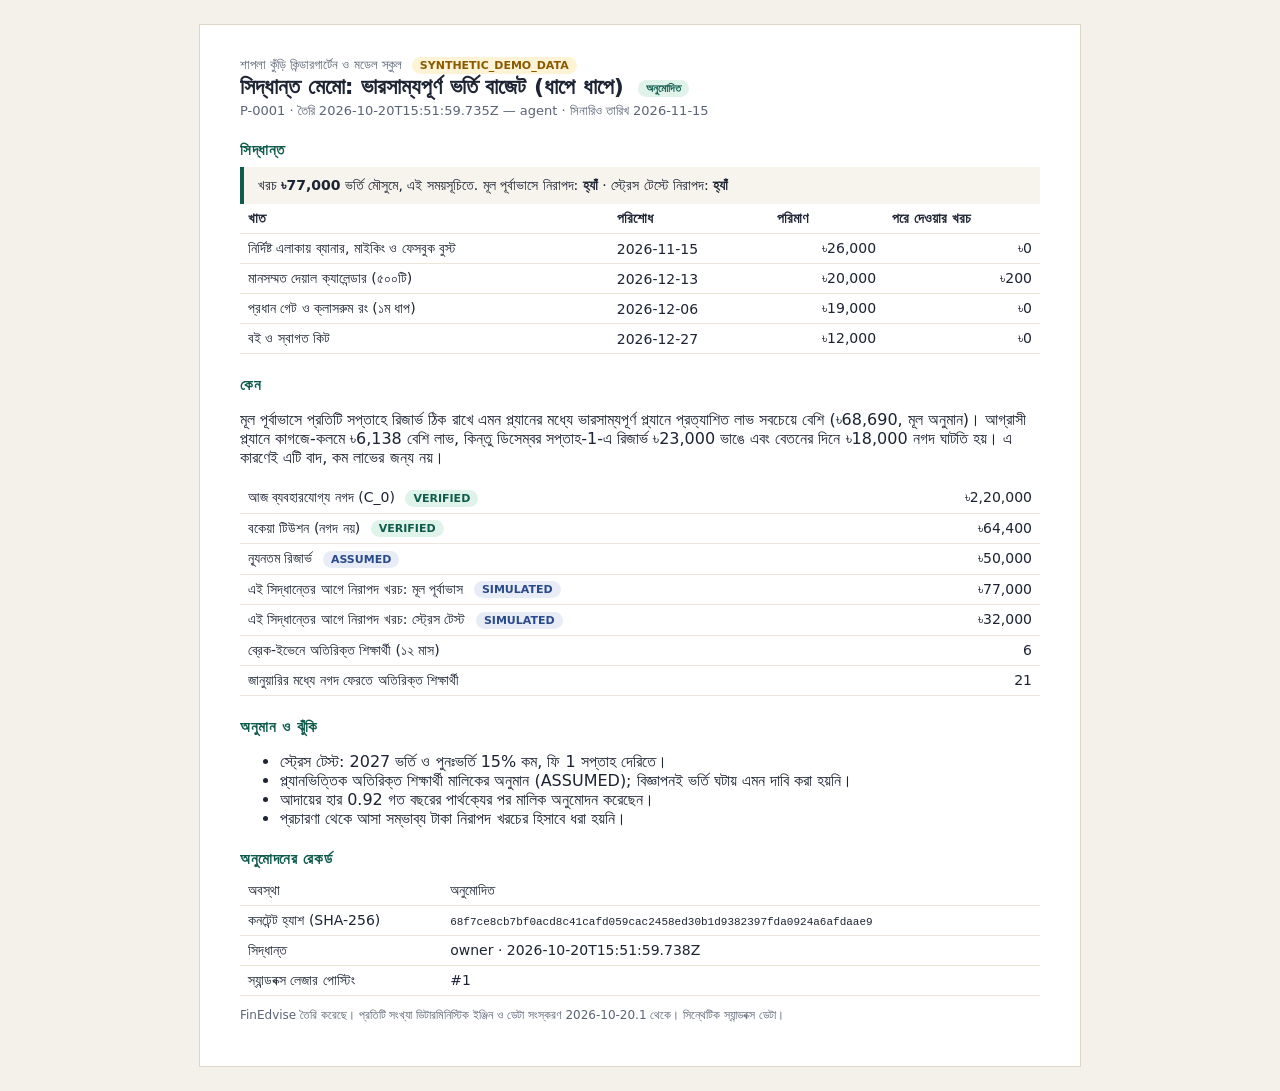
<file: FinEdvise_v3.0.0/evidence/decision_memo_P-0001_bn.html>
<!doctype html><html lang="bn"><head><meta charset="utf-8"><meta name="viewport" content="width=device-width,initial-scale=1">
<title>সিদ্ধান্ত মেমো P-0001</title><style>
body{font-family:system-ui,-apple-system,'Segoe UI','Noto Sans Bengali','Nirmala UI',sans-serif;color:#1d2433;margin:0;background:#f4f1ea}
.page{max-width:800px;margin:24px auto;background:#fff;padding:32px 40px;border:1px solid #ddd6c8}
h1{font-size:22px;margin:0 0 4px}h2{font-size:15px;margin:22px 0 8px;color:#0f5c4d;text-transform:uppercase;letter-spacing:.04em}
.meta{color:#5b6475;font-size:13px}.tag{display:inline-block;font-size:11px;font-weight:700;padding:2px 8px;border-radius:99px;margin-left:6px;vertical-align:middle}
.syn{background:#fff3d6;color:#8a5a00}.ok{background:#dff3ea;color:#0f5c4d}.bad{background:#fde6e4;color:#a1281c}.pend{background:#e7ecf7;color:#2b4a8b}
table{border-collapse:collapse;width:100%;font-size:14px}td,th{border-bottom:1px solid #ece6da;padding:6px 8px;text-align:left}td.n{text-align:right;font-variant-numeric:tabular-nums}
.box{background:#f7f4ee;border-left:4px solid #0f5c4d;padding:10px 14px;font-size:14px}.small{font-size:12px;color:#5b6475}
code{font-size:11px;word-break:break-all}@media print{body{background:#fff}.page{border:0;margin:0}}
</style></head><body><div class="page">
<div class="meta">শাপলা কুঁড়ি কিন্ডারগার্টেন ও মডেল স্কুল <span class="tag syn">SYNTHETIC_DEMO_DATA</span></div>
<h1>সিদ্ধান্ত মেমো: ভারসাম্যপূর্ণ ভর্তি বাজেট (ধাপে ধাপে) <span class="tag ok">অনুমোদিত</span></h1>
<div class="meta">P-0001 · তৈরি 2026-10-20T15:51:59.735Z — agent · সিনারিও তারিখ 2026-11-15</div>

<h2>সিদ্ধান্ত</h2>
<div class="box">খরচ <b>৳77,000</b> ভর্তি মৌসুমে, এই সময়সূচিতে.
মূল পূর্বাভাসে নিরাপদ: <b>হ্যাঁ</b> ·
স্ট্রেস টেস্টে নিরাপদ: <b>হ্যাঁ</b></div>
<table><tr><th>খাত</th><th>পরিশোধ</th><th>পরিমাণ</th><th>পরে দেওয়ার খরচ</th></tr><tr><td>নির্দিষ্ট এলাকায় ব্যানার, মাইকিং ও ফেসবুক বুস্ট</td><td>2026-11-15</td><td class='n'>৳26,000</td><td class='n'>৳0</td></tr><tr><td>মানসম্মত দেয়াল ক্যালেন্ডার (৫০০টি)</td><td>2026-12-13</td><td class='n'>৳20,000</td><td class='n'>৳200</td></tr><tr><td>প্রধান গেট ও ক্লাসরুম রং (১ম ধাপ)</td><td>2026-12-06</td><td class='n'>৳19,000</td><td class='n'>৳0</td></tr><tr><td>বই ও স্বাগত কিট</td><td>2026-12-27</td><td class='n'>৳12,000</td><td class='n'>৳0</td></tr></table>

<h2>কেন</h2>
<p>মূল পূর্বাভাসে প্রতিটি সপ্তাহে রিজার্ভ ঠিক রাখে এমন প্ল্যানের মধ্যে ভারসাম্যপূর্ণ প্ল্যানে প্রত্যাশিত লাভ সবচেয়ে বেশি (৳68,690, মূল অনুমান)। আগ্রাসী প্ল্যানে কাগজে-কলমে ৳6,138 বেশি লাভ, কিন্তু ডিসেম্বর সপ্তাহ-1-এ রিজার্ভ ৳23,000 ভাঙে এবং বেতনের দিনে ৳18,000 নগদ ঘাটতি হয়। এ কারণেই এটি বাদ, কম লাভের জন্য নয়।</p>
<table>
<tr><td>আজ ব্যবহারযোগ্য নগদ (C_0) <span class="tag ok">VERIFIED</span></td><td class="n">৳2,20,000</td></tr>
<tr><td>বকেয়া টিউশন (নগদ নয়) <span class="tag ok">VERIFIED</span></td><td class="n">৳64,400</td></tr>
<tr><td>ন্যূনতম রিজার্ভ <span class="tag pend">ASSUMED</span></td><td class="n">৳50,000</td></tr>
<tr><td>এই সিদ্ধান্তের আগে নিরাপদ খরচ: মূল পূর্বাভাস <span class="tag pend">SIMULATED</span></td><td class="n">৳77,000</td></tr>
<tr><td>এই সিদ্ধান্তের আগে নিরাপদ খরচ: স্ট্রেস টেস্ট <span class="tag pend">SIMULATED</span></td><td class="n">৳32,000</td></tr>
<tr><td>ব্রেক-ইভেনে অতিরিক্ত শিক্ষার্থী (১২ মাস)</td><td class="n">6</td></tr>
<tr><td>জানুয়ারির মধ্যে নগদ ফেরতে অতিরিক্ত শিক্ষার্থী</td><td class="n">21</td></tr>
</table>

<h2>অনুমান ও ঝুঁকি</h2>
<ul>
<li>স্ট্রেস টেস্ট: 2027 ভর্তি ও পুনঃভর্তি 15% কম, ফি 1 সপ্তাহ দেরিতে।</li>
<li>প্ল্যানভিত্তিক অতিরিক্ত শিক্ষার্থী মালিকের অনুমান (ASSUMED); বিজ্ঞাপনই ভর্তি ঘটায় এমন দাবি করা হয়নি।</li>
<li>আদায়ের হার 0.92 গত বছরের পার্থক্যের পর মালিক অনুমোদন করেছেন।</li>
<li>প্রচারণা থেকে আসা সম্ভাব্য টাকা নিরাপদ খরচের হিসাবে ধরা হয়নি।</li>
</ul>

<h2>অনুমোদনের রেকর্ড</h2>
<table>
<tr><td>অবস্থা</td><td>অনুমোদিত</td></tr>
<tr><td>কনটেন্ট হ্যাশ (SHA-256)</td><td><code>68f7ce8cb7bf0acd8c41cafd059cac2458ed30b1d9382397fda0924a6afdaae9</code></td></tr>
<tr><td>সিদ্ধান্ত</td><td>owner · 2026-10-20T15:51:59.738Z</td></tr><tr><td>স্যান্ডবক্স লেজার পোস্টিং</td><td>#1</td></tr>
</table>
<p class="small">FinEdvise তৈরি করেছে। প্রতিটি সংখ্যা ডিটারমিনিস্টিক ইঞ্জিন ও ডেটা সংস্করণ 2026-10-20.1 থেকে। সিন্থেটিক স্যান্ডবক্স ডেটা।</p>
</div></body></html>
</file>
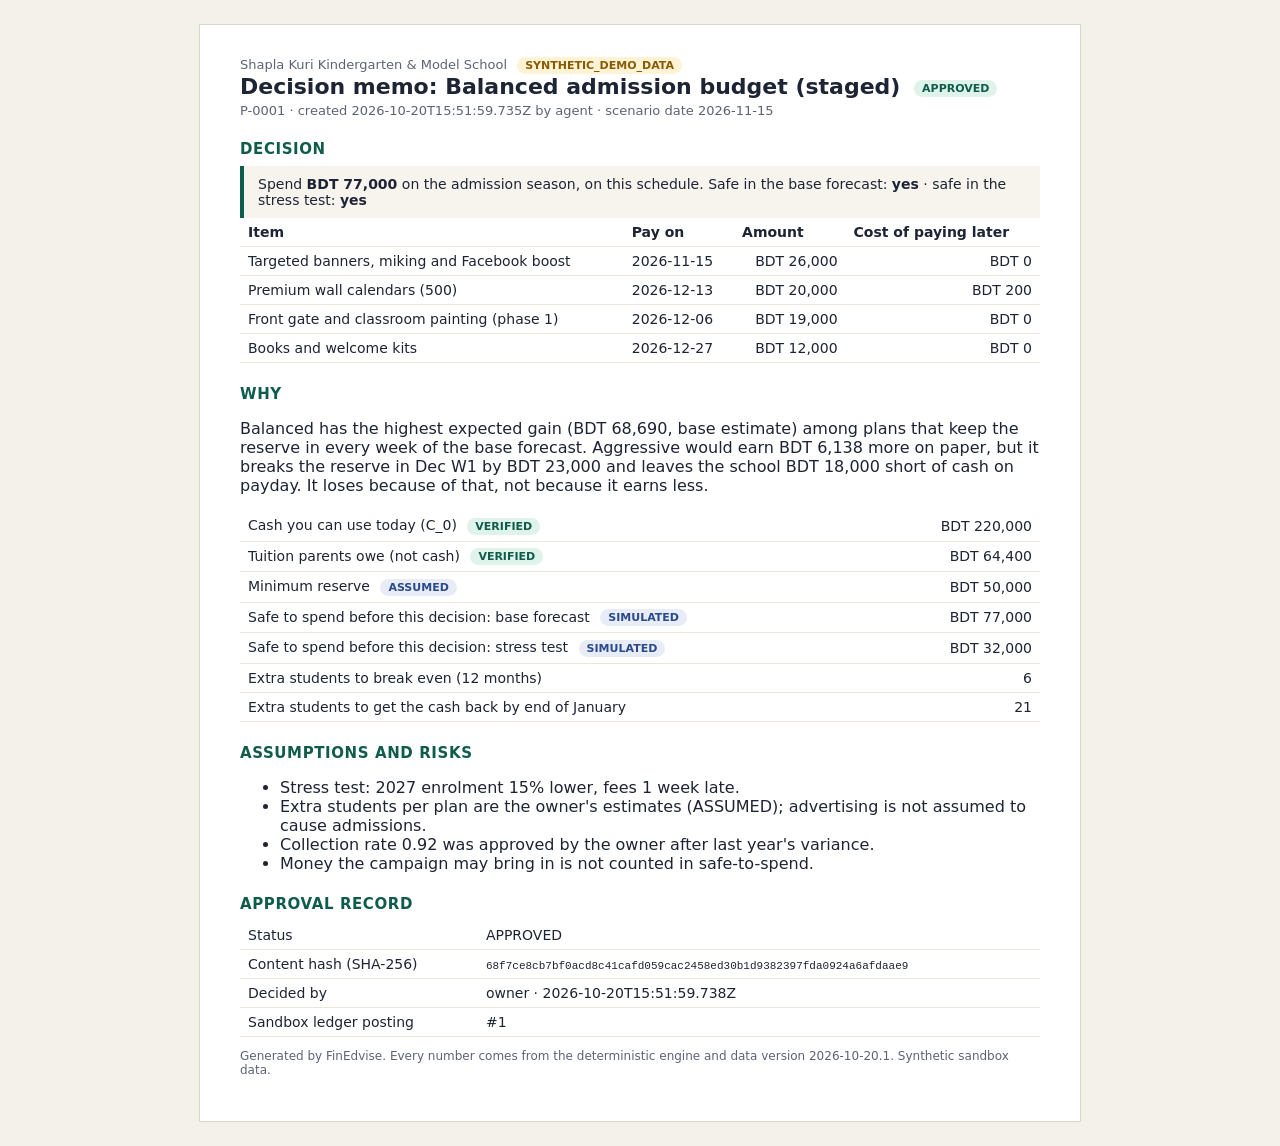
<file: FinEdvise_v3.0.0/evidence/decision_memo_P-0001_en.html>
<!doctype html><html lang="en"><head><meta charset="utf-8"><meta name="viewport" content="width=device-width,initial-scale=1">
<title>Decision memo P-0001</title><style>
body{font-family:system-ui,-apple-system,'Segoe UI','Noto Sans Bengali','Nirmala UI',sans-serif;color:#1d2433;margin:0;background:#f4f1ea}
.page{max-width:800px;margin:24px auto;background:#fff;padding:32px 40px;border:1px solid #ddd6c8}
h1{font-size:22px;margin:0 0 4px}h2{font-size:15px;margin:22px 0 8px;color:#0f5c4d;text-transform:uppercase;letter-spacing:.04em}
.meta{color:#5b6475;font-size:13px}.tag{display:inline-block;font-size:11px;font-weight:700;padding:2px 8px;border-radius:99px;margin-left:6px;vertical-align:middle}
.syn{background:#fff3d6;color:#8a5a00}.ok{background:#dff3ea;color:#0f5c4d}.bad{background:#fde6e4;color:#a1281c}.pend{background:#e7ecf7;color:#2b4a8b}
table{border-collapse:collapse;width:100%;font-size:14px}td,th{border-bottom:1px solid #ece6da;padding:6px 8px;text-align:left}td.n{text-align:right;font-variant-numeric:tabular-nums}
.box{background:#f7f4ee;border-left:4px solid #0f5c4d;padding:10px 14px;font-size:14px}.small{font-size:12px;color:#5b6475}
code{font-size:11px;word-break:break-all}@media print{body{background:#fff}.page{border:0;margin:0}}
</style></head><body><div class="page">
<div class="meta">Shapla Kuri Kindergarten &amp; Model School <span class="tag syn">SYNTHETIC_DEMO_DATA</span></div>
<h1>Decision memo: Balanced admission budget (staged) <span class="tag ok">APPROVED</span></h1>
<div class="meta">P-0001 · created 2026-10-20T15:51:59.735Z by agent · scenario date 2026-11-15</div>

<h2>Decision</h2>
<div class="box">Spend <b>BDT 77,000</b> on the admission season, on this schedule.
Safe in the base forecast: <b>yes</b> ·
safe in the stress test: <b>yes</b></div>
<table><tr><th>Item</th><th>Pay on</th><th>Amount</th><th>Cost of paying later</th></tr><tr><td>Targeted banners, miking and Facebook boost</td><td>2026-11-15</td><td class='n'>BDT 26,000</td><td class='n'>BDT 0</td></tr><tr><td>Premium wall calendars (500)</td><td>2026-12-13</td><td class='n'>BDT 20,000</td><td class='n'>BDT 200</td></tr><tr><td>Front gate and classroom painting (phase 1)</td><td>2026-12-06</td><td class='n'>BDT 19,000</td><td class='n'>BDT 0</td></tr><tr><td>Books and welcome kits</td><td>2026-12-27</td><td class='n'>BDT 12,000</td><td class='n'>BDT 0</td></tr></table>

<h2>Why</h2>
<p>Balanced has the highest expected gain (BDT 68,690, base estimate) among plans that keep the reserve in every week of the base forecast. Aggressive would earn BDT 6,138 more on paper, but it breaks the reserve in Dec W1 by BDT 23,000 and leaves the school BDT 18,000 short of cash on payday. It loses because of that, not because it earns less.</p>
<table>
<tr><td>Cash you can use today (C_0) <span class="tag ok">VERIFIED</span></td><td class="n">BDT 220,000</td></tr>
<tr><td>Tuition parents owe (not cash) <span class="tag ok">VERIFIED</span></td><td class="n">BDT 64,400</td></tr>
<tr><td>Minimum reserve <span class="tag pend">ASSUMED</span></td><td class="n">BDT 50,000</td></tr>
<tr><td>Safe to spend before this decision: base forecast <span class="tag pend">SIMULATED</span></td><td class="n">BDT 77,000</td></tr>
<tr><td>Safe to spend before this decision: stress test <span class="tag pend">SIMULATED</span></td><td class="n">BDT 32,000</td></tr>
<tr><td>Extra students to break even (12 months)</td><td class="n">6</td></tr>
<tr><td>Extra students to get the cash back by end of January</td><td class="n">21</td></tr>
</table>

<h2>Assumptions and risks</h2>
<ul>
<li>Stress test: 2027 enrolment 15% lower, fees 1 week late.</li>
<li>Extra students per plan are the owner&#x27;s estimates (ASSUMED); advertising is not assumed to cause admissions.</li>
<li>Collection rate 0.92 was approved by the owner after last year&#x27;s variance.</li>
<li>Money the campaign may bring in is not counted in safe-to-spend.</li>
</ul>

<h2>Approval record</h2>
<table>
<tr><td>Status</td><td>APPROVED</td></tr>
<tr><td>Content hash (SHA-256)</td><td><code>68f7ce8cb7bf0acd8c41cafd059cac2458ed30b1d9382397fda0924a6afdaae9</code></td></tr>
<tr><td>Decided by</td><td>owner · 2026-10-20T15:51:59.738Z</td></tr><tr><td>Sandbox ledger posting</td><td>#1</td></tr>
</table>
<p class="small">Generated by FinEdvise. Every number comes from the deterministic engine and data version 2026-10-20.1. Synthetic sandbox data.</p>
</div></body></html>
</file>
